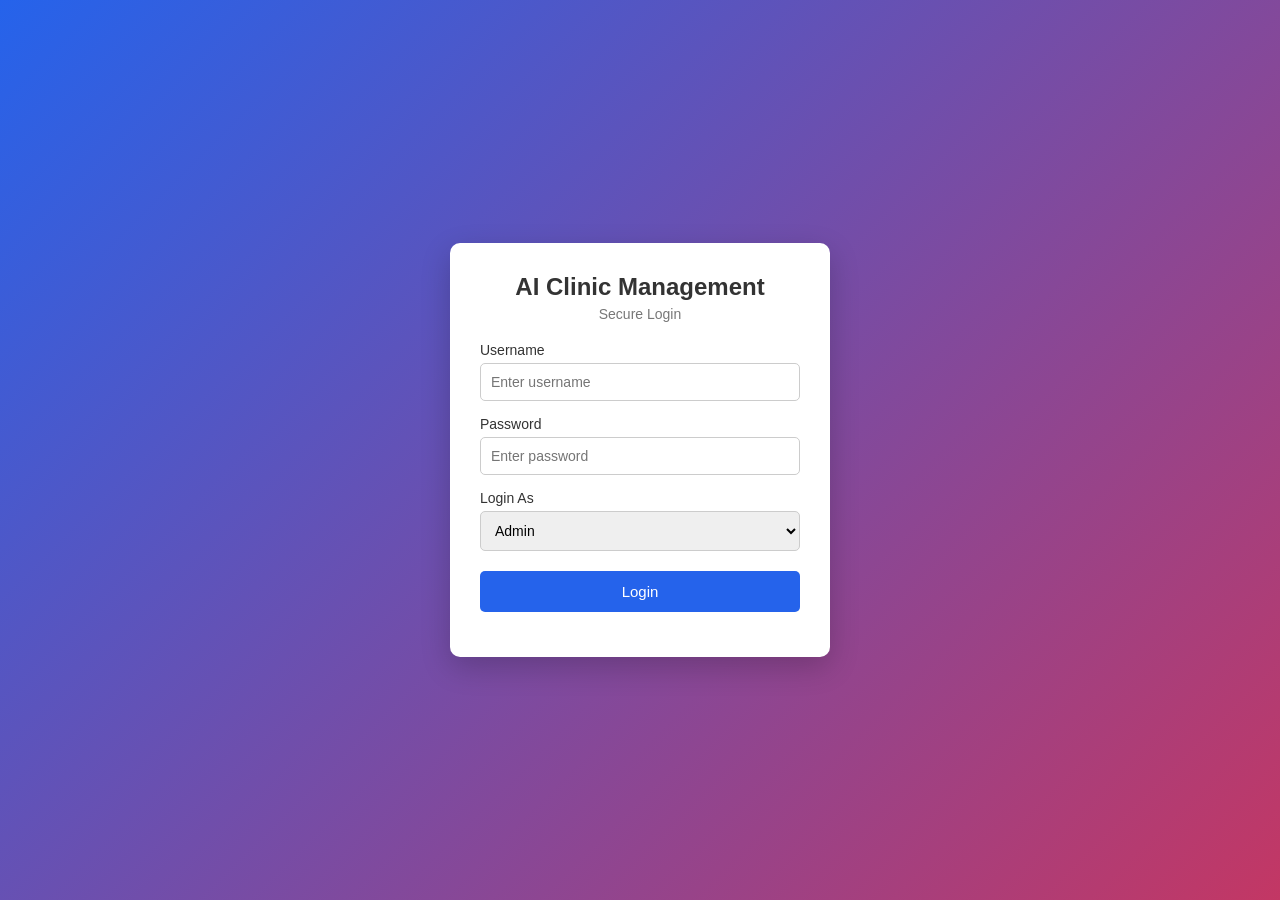
<file: index.html>
<!DOCTYPE html>
<html lang="en">
<head>
  <meta charset="UTF-8">
  <title>Clinic Management Login</title>
  <link rel="stylesheet" href="./css/style.css">
</head>
<body class="login-body">

  <div class="login-container">
    <h2>AI Clinic Management</h2>
    <p class="sub-text">Secure Login</p>

    <form>
      <label>Username</label>
      <input type="text" placeholder="Enter username">

      <label>Password</label>
      <input type="password" placeholder="Enter password">

      <label>Login As</label>
      <select>
        <option>Admin</option>
        <option>Doctor</option>
        <option>Receptionist</option>
        <option>Patient</option>
      </select>

      <button type="button"><a style="text-decoration: none;" href="./dashboard.html">Login</a></button>
    </form>

    <p class="note">
   
    </p>
  </div>

</body>
</html>
</file>
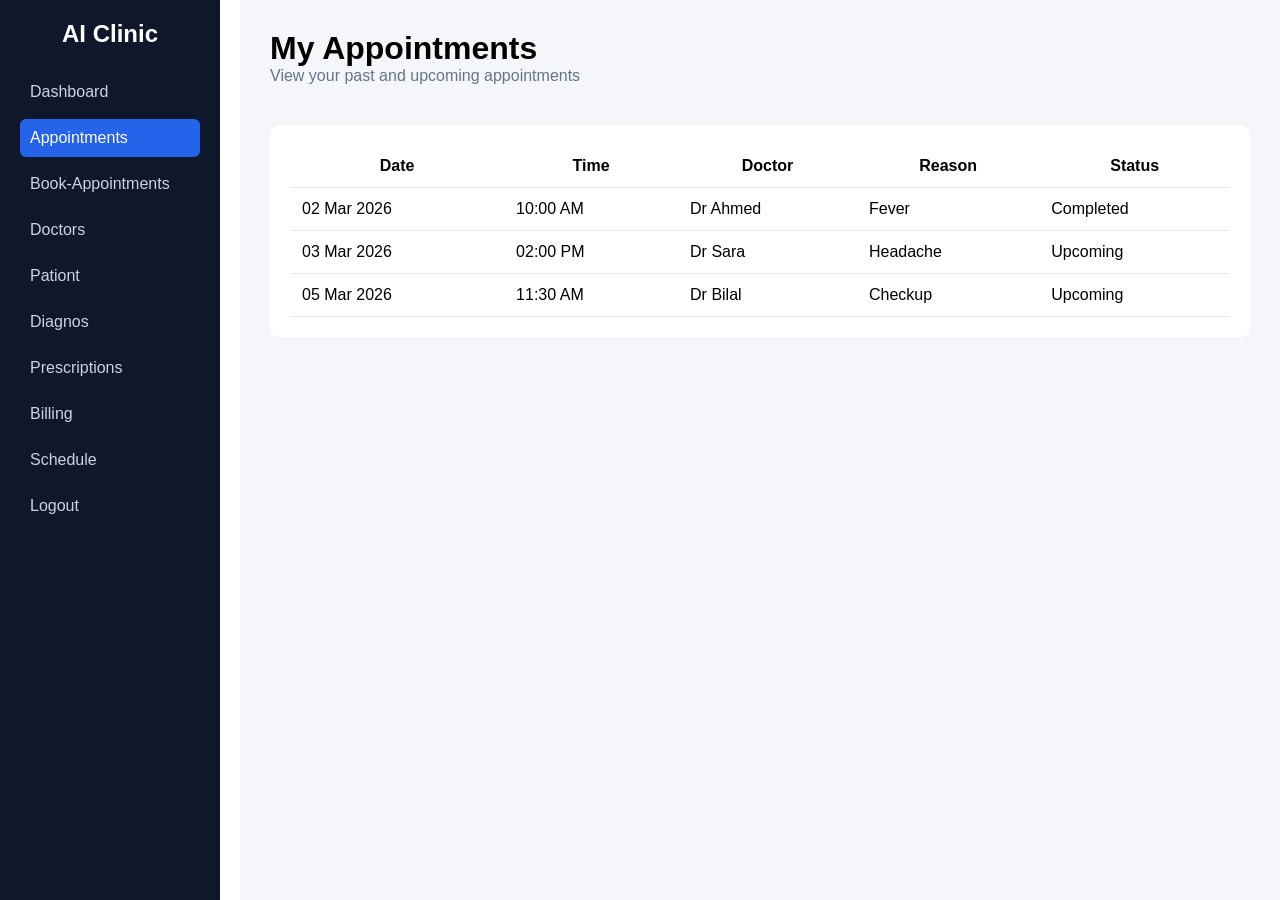
<file: appointments.html>
<!DOCTYPE html>
<html lang="en">
<head>
  <meta charset="UTF-8">
  <title>My Appointments | AI Clinic</title>
  <link rel="stylesheet" href="./css/style.css">
  <meta name="viewport" content="width=device-width, initial-scale=1.0">
</head>
<body>
<script>
function toggleSidebar() {
  document.getElementById("sidebar").classList.toggle("show");
}
</script>
  <!-- MOBILE MENU BUTTON -->
  <button class="menu-btn" onclick="toggleSidebar()">☰</button>

<aside class="sidebar" id="sidebar">
  <h2>AI Clinic</h2>
  <a  href="./dashboard.html">Dashboard</a>
  <a class="active" href="#">Appointments</a>
  <a href="book-appointment.html">Book-Appointments</a>
  <a href="doctors.html">Doctors</a>
  <a href="pationts.html">Pationt</a>
  <a href="dignos.html">Diagnos</a>
  <a href="./prescriptions.html">Prescriptions</a>
 
  <a href="./billing.html">Billing</a>
  <a href="Schedule.html">Schedule</a>
  <a href="index.html">Logout</a>
</aside>



  <!-- MAIN CONTENT -->
  <div class="main">
    <h1>My Appointments</h1>
    <p class="sub-text">View your past and upcoming appointments</p>

    <!-- DESKTOP TABLE -->
    <div class="table-box desktop-only">
      <table>
        <tr>
          <th>Date</th>
          <th>Time</th>
          <th>Doctor</th>
          <th>Reason</th>
          <th>Status</th>
        </tr>
        <tr>
          <td>02 Mar 2026</td>
          <td>10:00 AM</td>
          <td>Dr Ahmed</td>
          <td>Fever</td>
          <td class="status done">Completed</td>
        </tr>
        <tr>
          <td>03 Mar 2026</td>
          <td>02:00 PM</td>
          <td>Dr Sara</td>
          <td>Headache</td>
          <td class="status pending">Upcoming</td>
        </tr>
        <tr>
          <td>05 Mar 2026</td>
          <td>11:30 AM</td>
          <td>Dr Bilal</td>
          <td>Checkup</td>
          <td class="status pending">Upcoming</td>
        </tr>
      </table>
    </div>

    <!-- MOBILE VIEW -->
    <div class="appointment-cards mobile-only">
      <div class="appointment-card">
        <h3>02 Mar 2026 - 10:00 AM</h3>
        <p><b>Doctor:</b> Dr Ahmed</p>
        <p><b>Reason:</b> Fever</p>
        <span class="status done">Completed</span>
      </div>

      <div class="appointment-card">
        <h3>03 Mar 2026 - 02:00 PM</h3>
        <p><b>Doctor:</b> Dr Sara</p>
        <p><b>Reason:</b> Headache</p>
        <span class="status pending">Upcoming</span>
      </div>

      <div class="appointment-card">
        <h3>05 Mar 2026 - 11:30 AM</h3>
        <p><b>Doctor:</b> Dr Bilal</p>
        <p><b>Reason:</b> Checkup</p>
        <span class="status pending">Upcoming</span>
      </div>
    </div>

  </div>

</body>
</html>
</file>
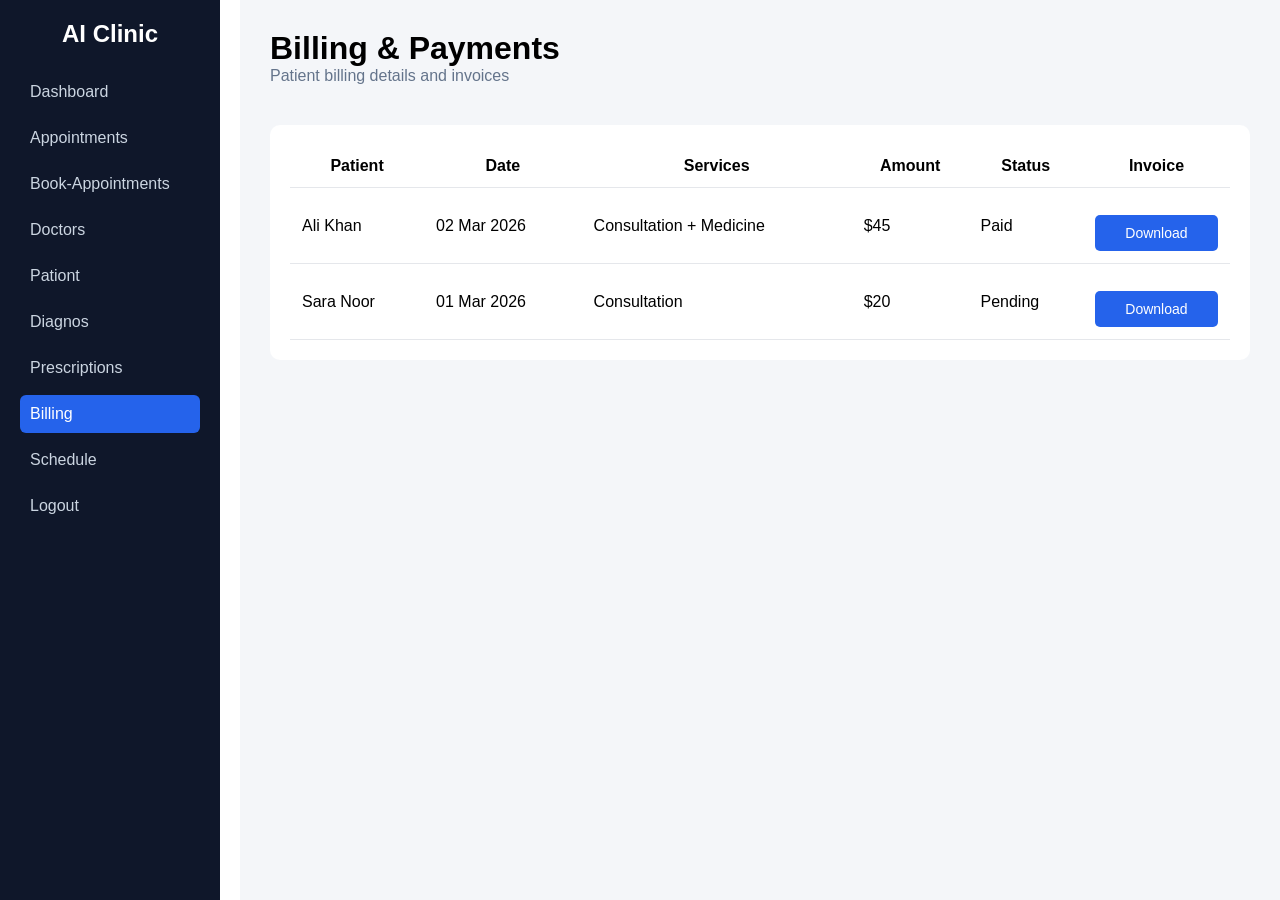
<file: billing.html>
<!DOCTYPE html>
<html lang="en">
<head>
  <meta charset="UTF-8">
  <title>Billing | AI Clinic</title>
  <link rel="stylesheet" href="./css/style.css">
  <meta name="viewport" content="width=device-width, initial-scale=1.0">
</head>
<body>

 <aside class="sidebar" id="sidebar">
  <h2>AI Clinic</h2>
  <a  href="./dashboard.html">Dashboard</a>
  <a  href="./appointments.html">Appointments</a>
  <a  href="./book-appointment.html">Book-Appointments</a>
  <a  href="./doctors.html">Doctors</a>
  <a href="./pationts.html">Pationt</a>
  <a   href="./dignos.html">Diagnos</a>
  <a  href="./prescriptions.html">Prescriptions</a>
 
  <a class="active" href="#">Billing</a>
  <a href="Schedule.html">Schedule</a>
  <a href="index.html">Logout</a>
</aside

  <!-- MAIN -->
  <div class="main">
    <h1>Billing & Payments</h1>
    <p class="sub-text">Patient billing details and invoices</p>

    <div class="table-box desktop-only">
      <table>
        <tr>
          <th>Patient</th>
          <th>Date</th>
          <th>Services</th>
          <th>Amount</th>
          <th>Status</th>
          <th>Invoice</th>
        </tr>
        <tr>
          <td>Ali Khan</td>
          <td>02 Mar 2026</td>
          <td>Consultation + Medicine</td>
          <td>$45</td>
          <td class="status done">Paid</td>
          <td><button class="save-btn">Download</button></td>
        </tr>
        <tr>
          <td>Sara Noor</td>
          <td>01 Mar 2026</td>
          <td>Consultation</td>
          <td>$20</td>
          <td class="status pending">Pending</td>
          <td><button class="save-btn">Download</button></td>
        </tr>
      </table>
    </div>

    <!-- MOBILE VIEW -->
    <div class="billing-cards mobile-only">
      <div class="billing-card">
        <h3>Ali Khan</h3>
        <p><b>Date:</b> 02 Mar 2026</p>
        <p><b>Services:</b> Consultation + Medicine</p>
        <p><b>Amount:</b> $45</p>
        <span class="status done">Paid</span>
        <button class="save-btn">Download Invoice</button>
      </div>

      <div class="billing-card">
        <h3>Sara Noor</h3>
        <p><b>Date:</b> 01 Mar 2026</p>
        <p><b>Services:</b> Consultation</p>
        <p><b>Amount:</b> $20</p>
        <span class="status pending">Pending</span>
        <button class="save-btn">Download Invoice</button>
      </div>
    </div>

  </div>

</body>
</html>
</file>
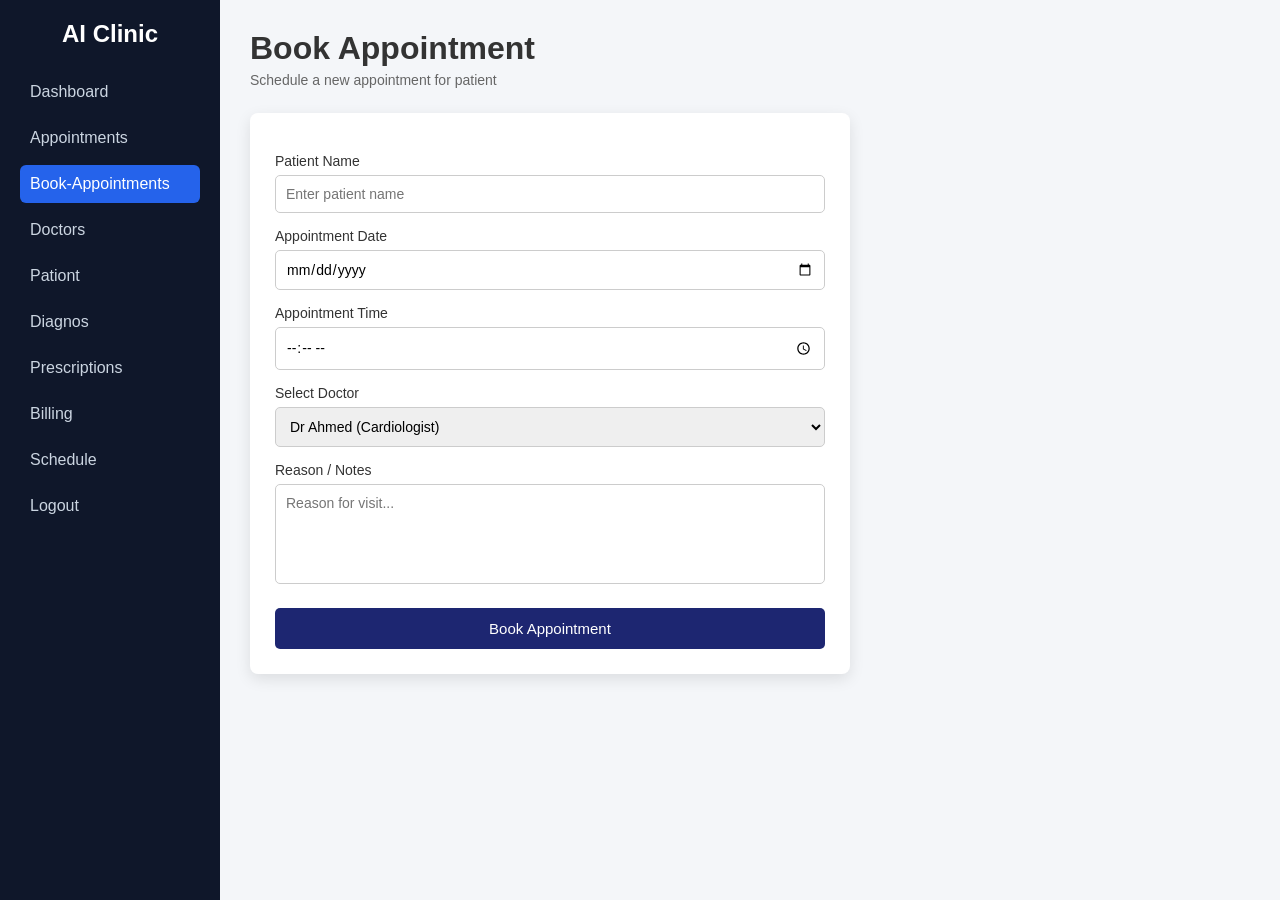
<file: book-appointment.html>
<!DOCTYPE html>
<html lang="en">
<head>
  <meta charset="UTF-8">
  <title>Book Appointment | AI Clinic</title>
  <link rel="stylesheet" href="./css/style.css">
  <meta name="viewport" content="width=device-width, initial-scale=1.0">
</head>
<style>
  /* MAIN CONTENT */
.main {
  margin-left: 220px;            /* sidebar ke liye space */
  padding: 30px;
  min-height: 100vh;
  background: #f4f6f9;
}

/* HEADING */
.main h1 {
  color: #333;
  margin-bottom: 5px;
}

.main .sub-text {
  color: #666;
  margin-bottom: 25px;
  font-size: 14px;
}

/* FORM BOX */
.form-box {
  background: #fff;
  max-width: 600px;
  padding: 25px;
  border-radius: 8px;
  box-shadow: 0 5px 15px rgba(0,0,0,0.1);
}

/* LABEL */
.form-box label {
  display: block;
  margin-top: 15px;
  margin-bottom: 6px;
  font-size: 14px;
  color: #333;
}

/* INPUTS */
.form-box input,
.form-box select,
.form-box textarea {
  width: 100%;
  padding: 10px;
  border-radius: 5px;
  border: 1px solid #ccc;
  font-size: 14px;
  outline: none;
}

.form-box textarea {
  resize: none;
  height: 90px;
}

/* FOCUS EFFECT */
.form-box input:focus,
.form-box select:focus,
.form-box textarea:focus {
  border-color: #1d2671;
}

/* BUTTON */
.save-btn {
  margin-top: 20px;
  padding: 12px;
  width: 100%;
  background: #1d2671;
  color: #fff;
  border: none;
  border-radius: 5px;
  font-size: 15px;
  cursor: pointer;
}

.save-btn:hover {
  background: #c33764;
}

/* ================= MOBILE ================= */
@media (max-width: 768px) {

  .main {
    margin-left: 0;      /* sidebar hat jaye */
    padding: 20px;
    padding-top: 80px;  /* top navbar ke liye space */
  }

  .form-box {
    width: 100%;
  }
}
</style>
<body>

 <button class="menu-btn" onclick="toggleSidebar()">☰</button>

<aside class="sidebar" id="sidebar">
  <h2>AI Clinic</h2>
  <a  href="./dashboard.html">Dashboard</a>
  <a  href="./appointments.html">Appointments</a>
  <a class="active" href="#">Book-Appointments</a>
  <a href="doctors.html">Doctors</a>
  <a href="pationts.html">Pationt</a>
  <a href="dignos.html">Diagnos</a>
  <a href="./prescriptions.html">Prescriptions</a>
 
  <a href="./billing.html">Billing</a>
  <a href="Schedule.html">Schedule</a>
  <a href="index.html">Logout</a>
</aside>



  <!-- MAIN -->
  <div class="main">
    <h1>Book Appointment</h1>
    <p class="sub-text">Schedule a new appointment for patient</p>

    <div class="form-box">
      <label>Patient Name</label>
      <input type="text" placeholder="Enter patient name">

      <label>Appointment Date</label>
      <input type="date">

      <label>Appointment Time</label>
      <input type="time">

      <label>Select Doctor</label>
      <select>
        <option>Dr Ahmed (Cardiologist)</option>
        <option>Dr Sara (General Physician)</option>
        <option>Dr Bilal (Dentist)</option>
      </select>

      <label>Reason / Notes</label>
      <textarea placeholder="Reason for visit..."></textarea>

      <button class="save-btn">Book Appointment</button>
    </div>

  </div>

</body>
</html>
</file>
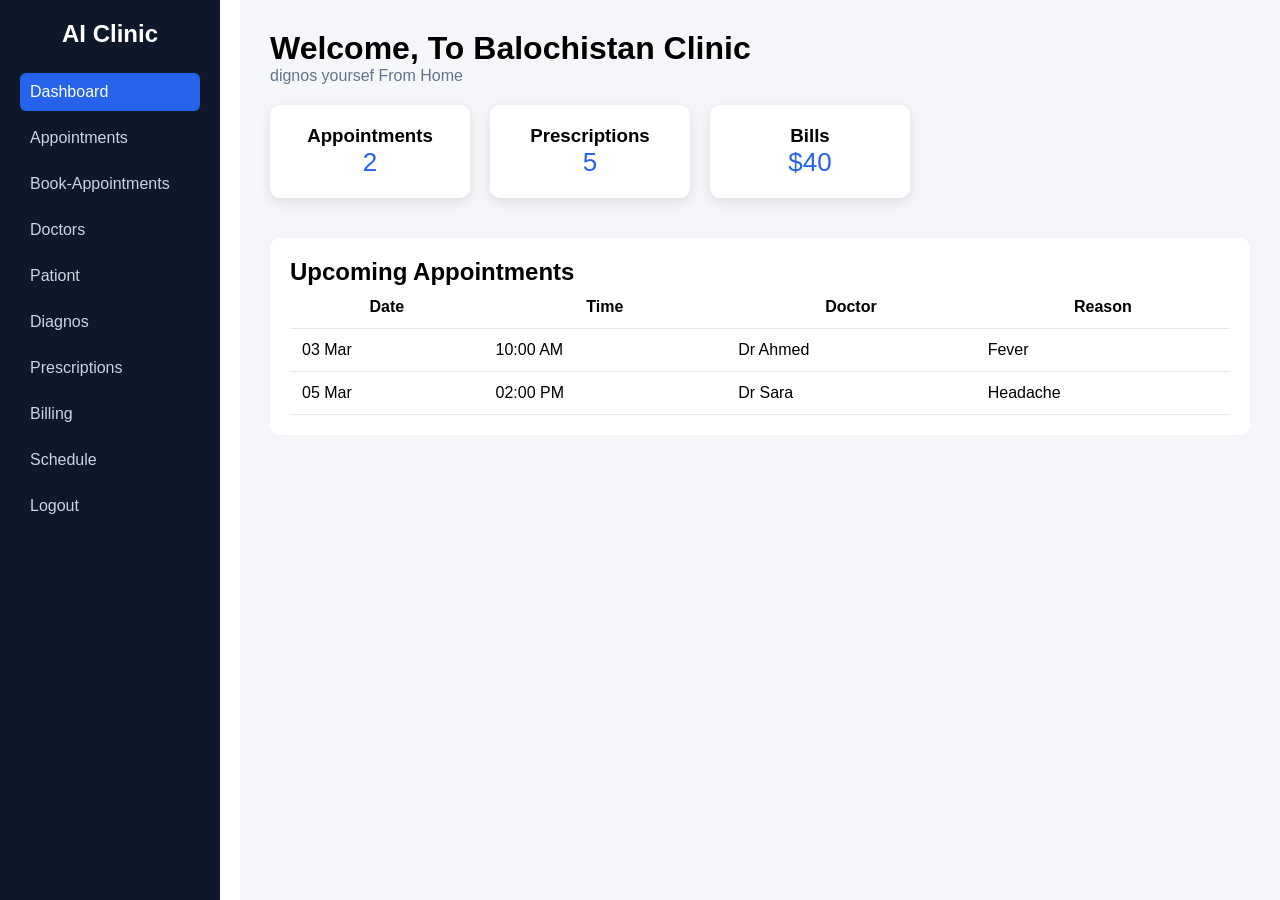
<file: dashboard.html>
<!DOCTYPE html>
<html lang="en">
<head>
  <meta charset="UTF-8">
  <title>Patient Dashboard | AI Clinic</title>
  <meta name="viewport" content="width=device-width, initial-scale=1.0">
  <link rel="stylesheet" href="css/style.css">
</head>
<body>
<script>
function toggleSidebar() {
  document.getElementById("sidebar").classList.toggle("show");
}
</script>
  <!-- MOBILE MENU BUTTON -->
  <button class="menu-btn" onclick="toggleSidebar()">☰</button>

<aside class="sidebar" id="sidebar">
  <h2>AI Clinic</h2>
  <a class="active" href="#">Dashboard</a>
  <a href="./appointments.html">Appointments</a>
  <a href="book-appointment.html">Book-Appointments</a>
  <a href="doctors.html">Doctors</a>
  <a href="pationts.html">Pationt</a>
  <a href="dignos.html">Diagnos</a>
  <a href="./prescriptions.html">Prescriptions</a>
 
  <a href="./billing.html">Billing</a>
  <a href="Schedule.html">Schedule</a>
  <a href="index.html">Logout</a>
</aside>

  <!-- MAIN -->
  <main class="main">
    <h1>Welcome, To Balochistan Clinic</h1>
    <p class="sub-text">dignos yoursef From Home</p>

    <!-- CARDS -->
    <div class="cards">
      <div class="card">
        <h3>Appointments</h3>
        <p class="number">2</p>
      </div>
      <div class="card">
        <h3>Prescriptions</h3>
        <p class="number">5</p>
      </div>
      <div class="card">
        <h3>Bills</h3>
        <p class="number">$40</p>
      </div>
    </div>

    <!-- TABLE (DESKTOP) -->
    <div class="table-box desktop-only">
      <h2>Upcoming Appointments</h2>
      <table>
        <tr>
          <th>Date</th>
          <th>Time</th>
          <th>Doctor</th>
          <th>Reason</th>
        </tr>
        <tr>
          <td>03 Mar</td>
          <td>10:00 AM</td>
          <td>Dr Ahmed</td>
          <td>Fever</td>
        </tr>
        <tr>
          <td>05 Mar</td>
          <td>02:00 PM</td>
          <td>Dr Sara</td>
          <td>Headache</td>
        </tr>
      </table>
    </div>

    <!-- MOBILE CARDS -->
    <div class="mobile-only">
      <div class="appointment-card">
        <h3>03 Mar – 10:00 AM</h3>
        <p>Dr Ahmed</p>
        <p>Fever</p>
      </div>
      <div class="appointment-card">
        <h3>05 Mar – 02:00 PM</h3>
        <p>Dr Sara</p>
        <p>Headache</p>
      </div>
    </div>
  </main>

  <!-- <script>
    function toggleSidebar() {
      document.getElementById("sidebar").classList.toggle("show");
    }
  </script> -->

</body>
</html>
</file>
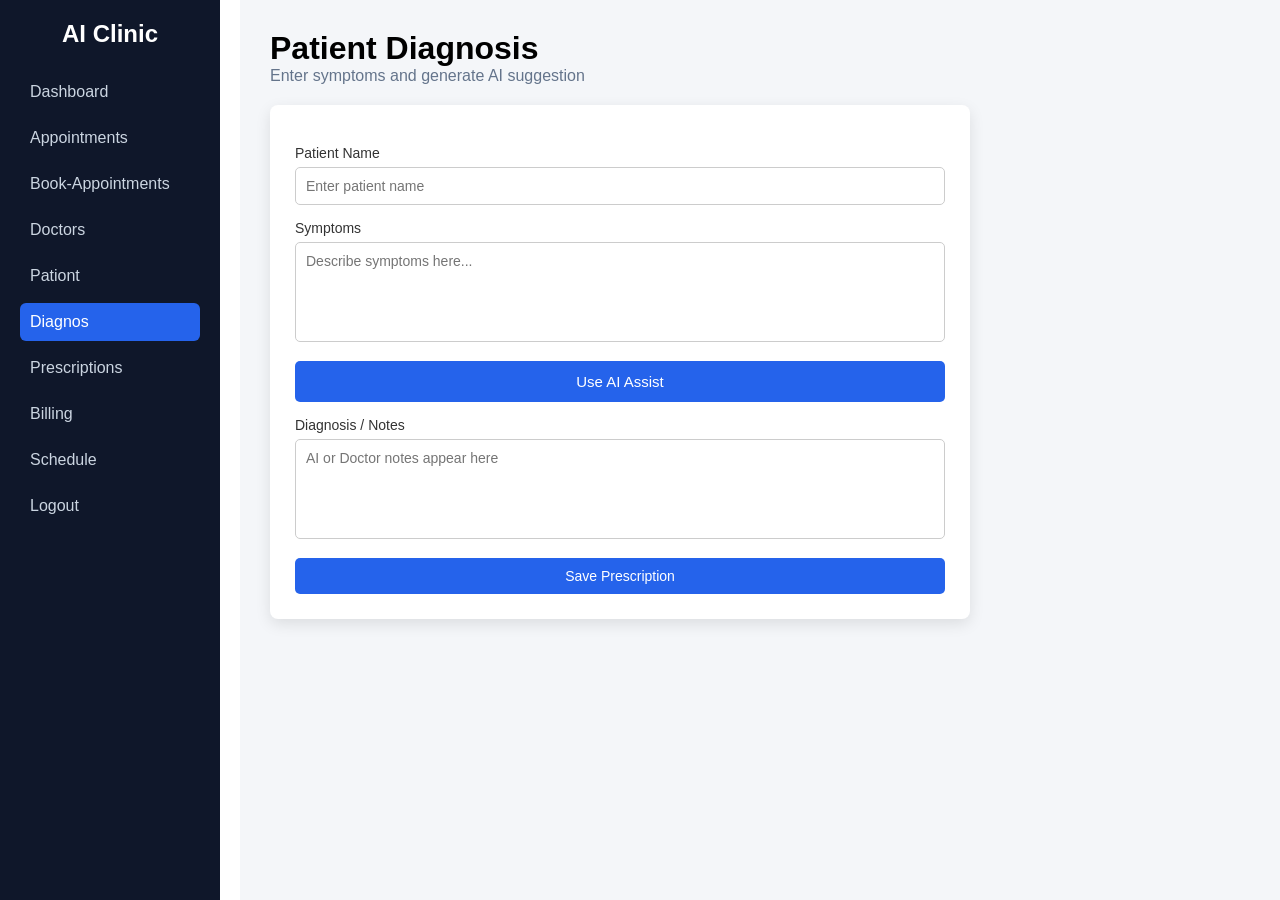
<file: dignos.html>
<!DOCTYPE html>
<html lang="en">
<head>
  <meta charset="UTF-8">
  <title>Diagnosis | AI Clinic</title>
  <link rel="stylesheet" href="./css/style.css ">
  <meta name="viewport" content="width=device-width, initial-scale=1.0">
</head>
<body>

<script>
function toggleSidebar() {
  document.getElementById("sidebar").classList.toggle("show");
}
</script>
  <!-- MOBILE MENU BUTTON -->
  <button class="menu-btn" onclick="toggleSidebar()">☰</button>

<aside class="sidebar" id="sidebar">
  <h2>AI Clinic</h2>
  <a  href="./dashboard.html">Dashboard</a>
  <a  href="./appointments.html">Appointments</a>
  <a  href="./book-appointment.html">Book-Appointments</a>
  <a  href="./doctors.html">Doctors</a>
  <a href="./pationts.html">Pationt</a>
  <a class="active"  href="#">Diagnos</a>
  <a href="./prescriptions.html">Prescriptions</a>
 
  <a href="./billing.html">Billing</a>
  <a href="Schedule.html">Schedule</a>
  <a href="index.html">Logout</a>
</aside





  <!-- MAIN -->
  <div class="main">
    <h1>Patient Diagnosis</h1>
    <p class="sub-text">Enter symptoms and generate AI suggestion</p>

    <div class="form-box">
      <label>Patient Name</label>
      <input type="text" placeholder="Enter patient name">

      <label>Symptoms</label>
      <textarea placeholder="Describe symptoms here..."></textarea>

      <button class="ai-btn">Use AI Assist</button>

      <label>Diagnosis / Notes</label>
      <textarea placeholder="AI or Doctor notes appear here"></textarea>

      <button class="save-btn">Save Prescription</button>
    </div>

  </div>

</body>
</html>
</file>
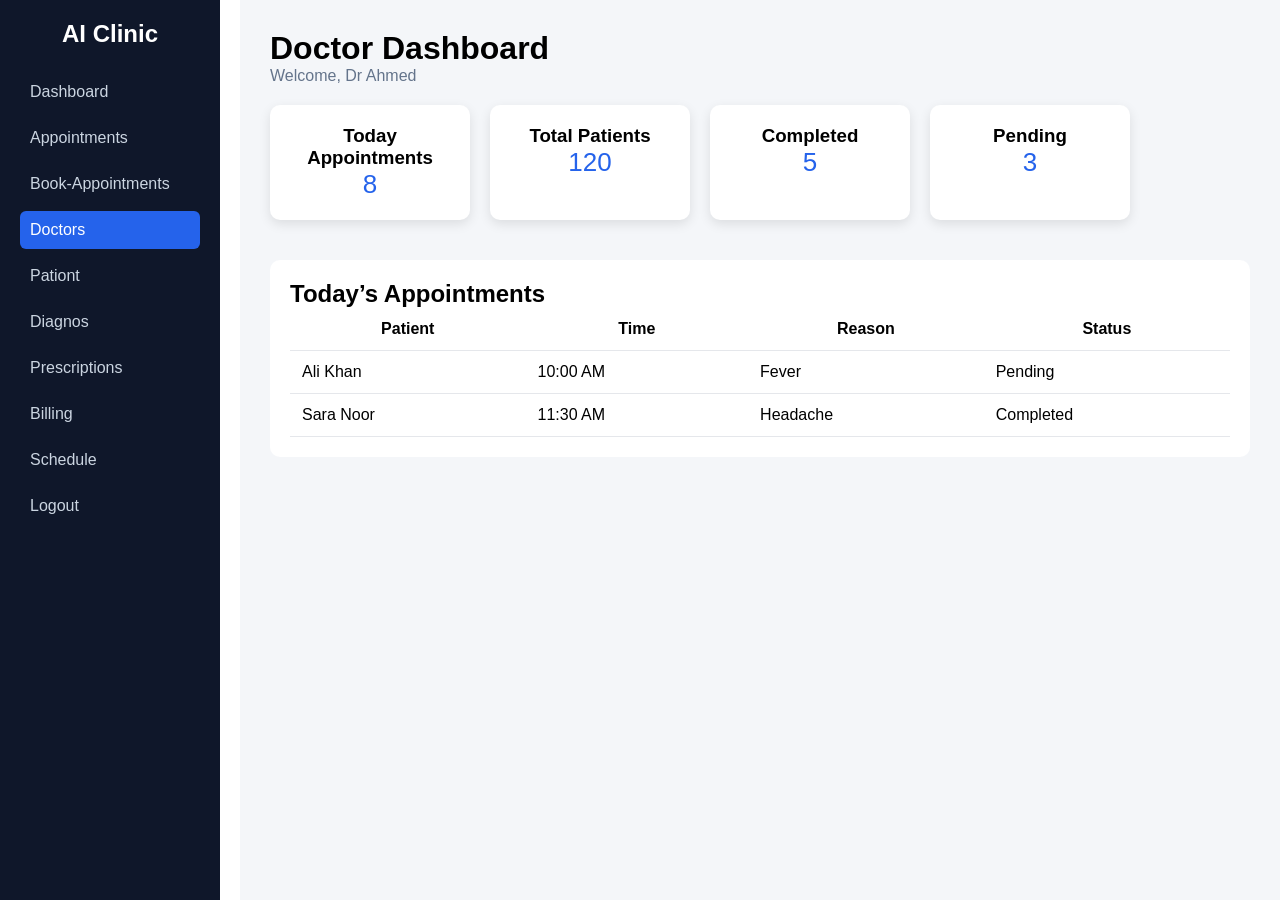
<file: doctors.html>
<!DOCTYPE html>
<html lang="en">
<head>
  <meta charset="UTF-8">
  <title>Doctor Dashboard | AI Clinic</title>
  <link rel="stylesheet" href="./css/style.css">
  <meta name="viewport" content="width=device-width, initial-scale=1.0">
</head>
<body>

<script>
function toggleSidebar() {
  document.getElementById("sidebar").classList.toggle("show");
}
</script>
  <!-- MOBILE MENU BUTTON -->
  <button class="menu-btn" onclick="toggleSidebar()">☰</button>

<aside class="sidebar" id="sidebar">
  <h2>AI Clinic</h2>
  <a  href="./dashboard.html">Dashboard</a>
  <a  href="./appointments.html">Appointments</a>
  <a  href="./book-appointment.html">Book-Appointments</a>
  <a class="active" href="#">Doctors</a>
  <a href="pationts.html">Pationt</a>
  <a href="dignos.html">Diagnos</a>
  <a href="./prescriptions.html">Prescriptions</a>
 
  <a href="./billing.html">Billing</a>
  <a href="Schedule.html">Schedule</a>
  <a href="index.html">Logout</a>
</aside>



  <!-- MAIN -->
  <div class="main">
    <h1>Doctor Dashboard</h1>
    <p class="sub-text">Welcome, Dr Ahmed</p>

    <!-- STATS -->
    <div class="cards">
      <div class="card">
        <h3>Today Appointments</h3>
        <p class="number">8</p>
      </div>
      <div class="card">
        <h3>Total Patients</h3>
        <p class="number">120</p>
      </div>
      <div class="card">
        <h3>Completed</h3>
        <p class="number">5</p>
      </div>
      <div class="card">
        <h3>Pending</h3>
        <p class="number">3</p>
      </div>
    </div>

    <!-- APPOINTMENTS -->
    <div class="table-box desktop-only">
      <h2>Today’s Appointments</h2>
      <table>
        <tr>
          <th>Patient</th>
          <th>Time</th>
          <th>Reason</th>
          <th>Status</th>
        </tr>
        <tr>
          <td>Ali Khan</td>
          <td>10:00 AM</td>
          <td>Fever</td>
          <td class="status pending">Pending</td>
        </tr>
        <tr>
          <td>Sara Noor</td>
          <td>11:30 AM</td>
          <td>Headache</td>
          <td class="status done">Completed</td>
        </tr>
      </table>
    </div>

    <!-- MOBILE CARDS -->
    <div class="doctor-cards mobile-only">
      <div class="doctor-card">
        <h3>Ali Khan</h3>
        <p><b>Time:</b> 10:00 AM</p>
        <p><b>Reason:</b> Fever</p>
        <span class="status pending">Pending</span>
      </div>

      <div class="doctor-card">
        <h3>Sara Noor</h3>
        <p><b>Time:</b> 11:30 AM</p>
        <p><b>Reason:</b> Headache</p>
        <span class="status done">Completed</span>
      </div>
    </div>

  </div>

</body>
</html>
</file>
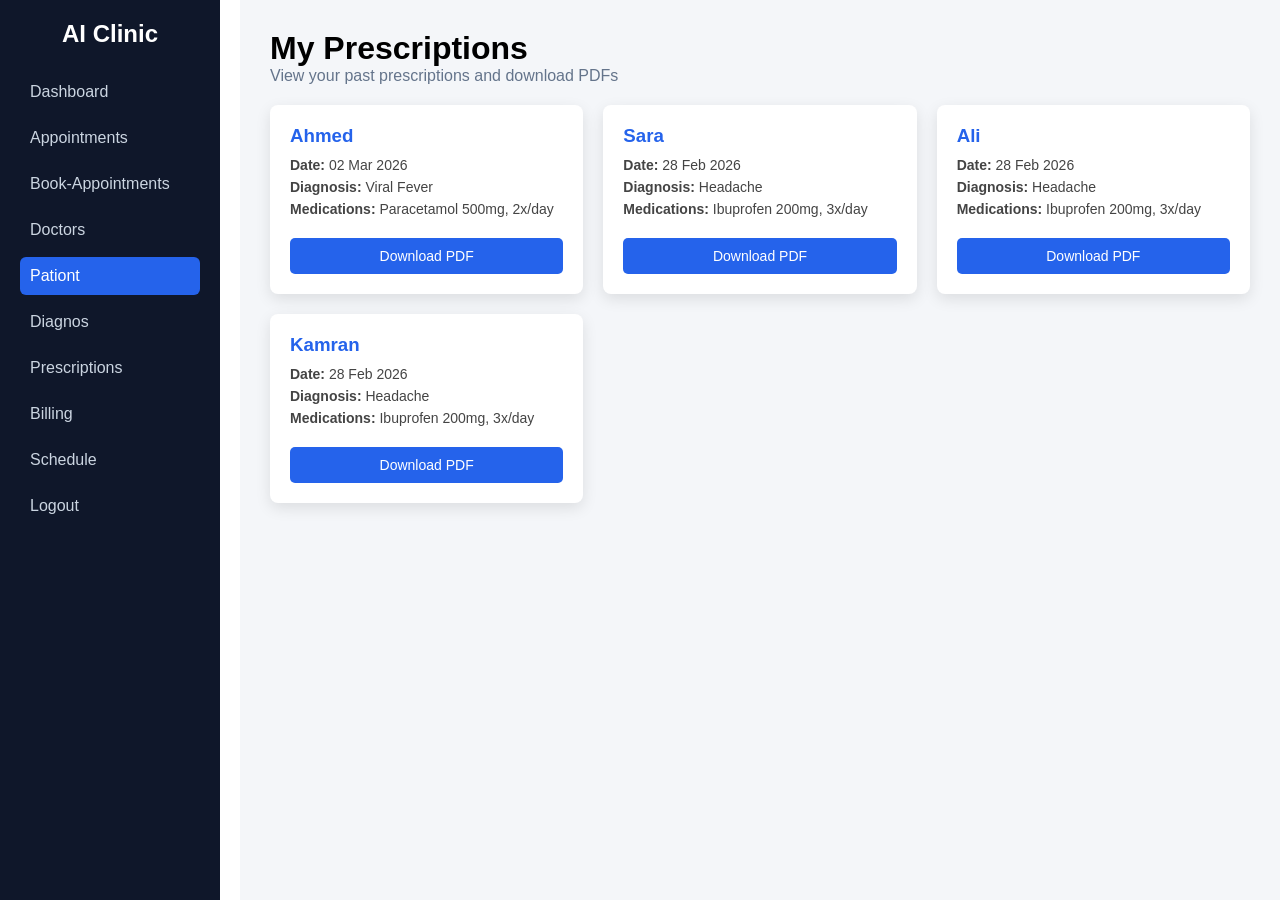
<file: pationts.html>
<!DOCTYPE html>
<html lang="en">
<head>
  <meta charset="UTF-8">
  <title>My Prescriptions | AI Clinic</title>
  <link rel="stylesheet" href="./css/style.css">
  <meta name="viewport" content="width=device-width, initial-scale=1.0">
</head>
<body>


<script>
function toggleSidebar() {
  document.getElementById("sidebar").classList.toggle("show");
}
</script>
  <!-- MOBILE MENU BUTTON -->
  <button class="menu-btn" onclick="toggleSidebar()">☰</button>

<aside class="sidebar" id="sidebar">
  <h2>AI Clinic</h2>
  <a  href="./dashboard.html">Dashboard</a>
  <a  href="./appointments.html">Appointments</a>
  <a  href="./book-appointment.html">Book-Appointments</a>
  <a  href="./doctors.html">Doctors</a>
  <a class="active" href="#">Pationt</a>
  <a href="dignos.html">Diagnos</a>
  <a href="./prescriptions.html">Prescriptions</a>
 
  <a href="./billing.html">Billing</a>
  <a href="Schedule.html">Schedule</a>
  <a href="index.html">Logout</a>
</aside



  <!-- MAIN -->
  <div class="main">
    <h1>My Prescriptions</h1>
    <p class="sub-text">View your past prescriptions and download PDFs</p>

    <div class="prescription-cards">

      <div class="prescription-card">
        <h3> Ahmed</h3>
        <p><b>Date:</b> 02 Mar 2026</p>
        <p><b>Diagnosis:</b> Viral Fever</p>
        <p><b>Medications:</b> Paracetamol 500mg, 2x/day</p>
        <button class="save-btn">Download PDF</button>
      </div>

      <div class="prescription-card">
        <h3> Sara</h3>
        <p><b>Date:</b> 28 Feb 2026</p>
        <p><b>Diagnosis:</b> Headache</p>
        <p><b>Medications:</b> Ibuprofen 200mg, 3x/day</p>
        <button class="save-btn">Download PDF</button>
      </div>
      <div class="prescription-card">
        <h3> Ali</h3>
        <p><b>Date:</b> 28 Feb 2026</p>
        <p><b>Diagnosis:</b> Headache</p>
        <p><b>Medications:</b> Ibuprofen 200mg, 3x/day</p>
        <button class="save-btn">Download PDF</button>
      </div>
      <div class="prescription-card">
        <h3> Kamran</h3>
        <p><b>Date:</b> 28 Feb 2026</p>
        <p><b>Diagnosis:</b> Headache</p>
        <p><b>Medications:</b> Ibuprofen 200mg, 3x/day</p>
        <button class="save-btn">Download PDF</button>
      </div>

    </div>

  </div>

</body>
</html>
</file>
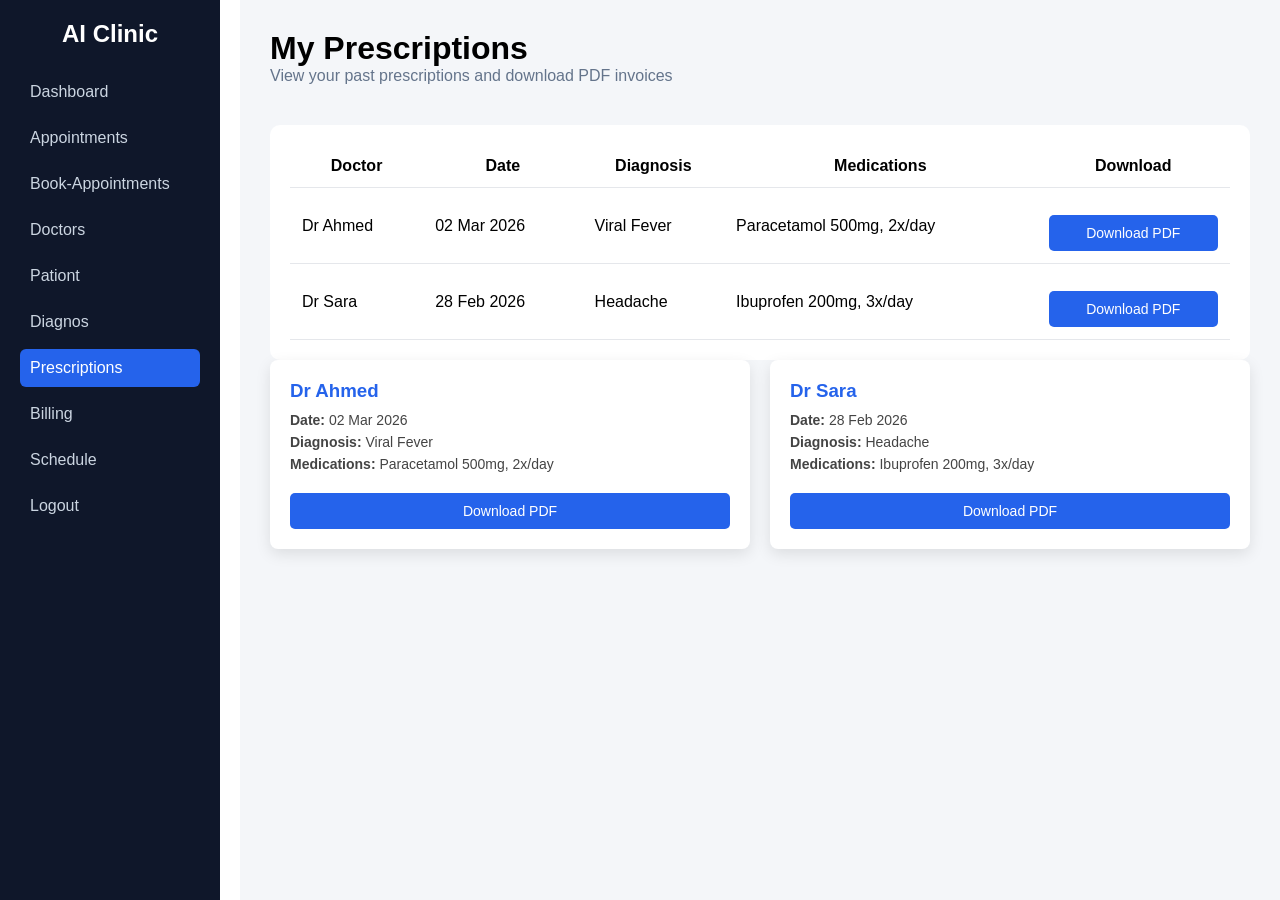
<file: prescriptions.html>
<!DOCTYPE html>
<html lang="en">
<head>
  <meta charset="UTF-8">
  <title>My Prescriptions | AI Clinic</title>
  <link rel="stylesheet" href="./css/style.css">
  <meta name="viewport" content="width=device-width, initial-scale=1.0">
</head>
<body>


<script>
function toggleSidebar() {
  document.getElementById("sidebar").classList.toggle("show");
}
</script>
  <!-- MOBILE MENU BUTTON -->
  <button class="menu-btn" onclick="toggleSidebar()">☰</button>

<aside class="sidebar" id="sidebar">
  <h2>AI Clinic</h2>
  <a  href="./dashboard.html">Dashboard</a>
  <a  href="./appointments.html">Appointments</a>
  <a  href="./book-appointment.html">Book-Appointments</a>
  <a  href="./doctors.html">Doctors</a>
  <a href="./pationts.html">Pationt</a>
  <a   href="./dignos.html">Diagnos</a>
  <a class="active" href="#">Prescriptions</a>
 
  <a href="./billing.html">Billing</a>
  <a href="Schedule.html">Schedule</a>
  <a href="index.html">Logout</a>
</aside

 

  <!-- MAIN CONTENT -->
  <div class="main">
    <h1>My Prescriptions</h1>
    <p class="sub-text">View your past prescriptions and download PDF invoices</p>

    <!-- DESKTOP TABLE -->
    <div class="table-box desktop-only">
      <table>
        <tr>
          <th>Doctor</th>
          <th>Date</th>
          <th>Diagnosis</th>
          <th>Medications</th>
          <th>Download</th>
        </tr>
        <tr>
          <td>Dr Ahmed</td>
          <td>02 Mar 2026</td>
          <td>Viral Fever</td>
          <td>Paracetamol 500mg, 2x/day</td>
          <td><button class="save-btn">Download PDF</button></td>
        </tr>
        <tr>
          <td>Dr Sara</td>
          <td>28 Feb 2026</td>
          <td>Headache</td>
          <td>Ibuprofen 200mg, 3x/day</td>
          <td><button class="save-btn">Download PDF</button></td>
        </tr>
      </table>
    </div>

    <!-- MOBILE CARDS -->
    <div class="prescription-cards mobile-only">
      <div class="prescription-card">
        <h3>Dr Ahmed</h3>
        <p><b>Date:</b> 02 Mar 2026</p>
        <p><b>Diagnosis:</b> Viral Fever</p>
        <p><b>Medications:</b> Paracetamol 500mg, 2x/day</p>
        <button class="save-btn">Download PDF</button>
      </div>

      <div class="prescription-card">
        <h3>Dr Sara</h3>
        <p><b>Date:</b> 28 Feb 2026</p>
        <p><b>Diagnosis:</b> Headache</p>
        <p><b>Medications:</b> Ibuprofen 200mg, 3x/day</p>
        <button class="save-btn">Download PDF</button>
      </div>
    </div>

  </div>

</body>
</html>
</file>
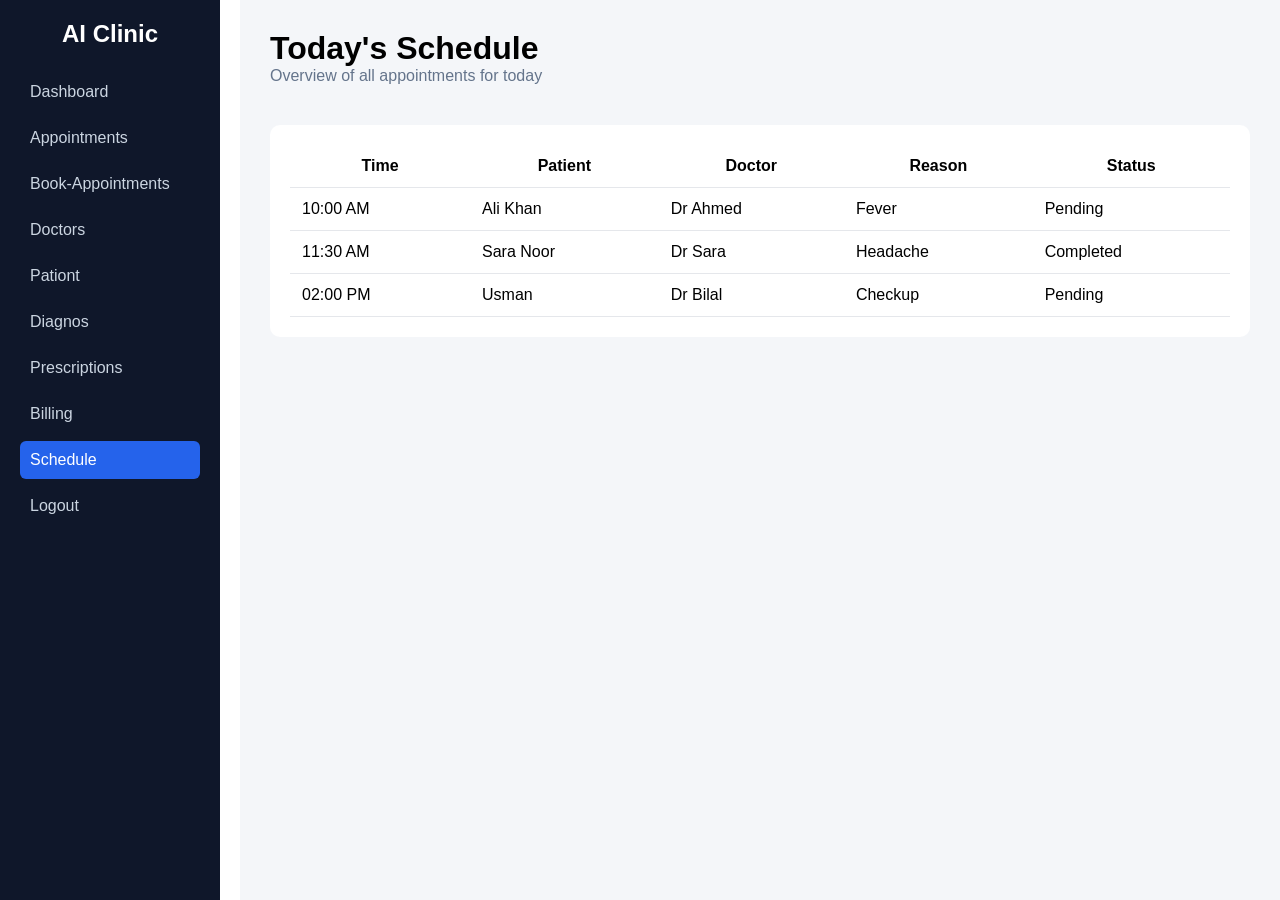
<file: Schedule.html>
<!DOCTYPE html>
<html lang="en">
<head>
  <meta charset="UTF-8">
  <title>Daily Schedule | AI Clinic</title>
  <link rel="stylesheet" href="./css/style.css">
  <meta name="viewport" content="width=device-width, initial-scale=1.0">
</head>
<body>


<script>
function toggleSidebar() {
  document.getElementById("sidebar").classList.toggle("show");
}
</script>
  <!-- MOBILE MENU BUTTON -->
  <button class="menu-btn" onclick="toggleSidebar()">☰</button>

<aside class="sidebar" id="sidebar">
  <h2>AI Clinic</h2>
  <a  href="./dashboard.html">Dashboard</a>
  <a  href="./appointments.html">Appointments</a>
  <a  href="./book-appointment.html">Book-Appointments</a>
  <a  href="./doctors.html">Doctors</a>
  <a href="./pationts.html">Pationt</a>
  <a   href="./dignos.html">Diagnos</a>
  <a href="#">Prescriptions</a>
 
  <a href="./billing.html">Billing</a>
  <a class="active"  href="#">Schedule</a>
  <a href="index.html">Logout</a>
</aside

 

  <!-- MAIN CONTENT -->
  <div class="main">
    <h1>Today's Schedule</h1>
    <p class="sub-text">Overview of all appointments for today</p>

    <!-- DESKTOP TABLE -->
    <div class="table-box desktop-only">
      <table>
        <tr>
          <th>Time</th>
          <th>Patient</th>
          <th>Doctor</th>
          <th>Reason</th>
          <th>Status</th>
        </tr>
        <tr>
          <td>10:00 AM</td>
          <td>Ali Khan</td>
          <td>Dr Ahmed</td>
          <td>Fever</td>
          <td class="status pending">Pending</td>
        </tr>
        <tr>
          <td>11:30 AM</td>
          <td>Sara Noor</td>
          <td>Dr Sara</td>
          <td>Headache</td>
          <td class="status done">Completed</td>
        </tr>
        <tr>
          <td>02:00 PM</td>
          <td>Usman</td>
          <td>Dr Bilal</td>
          <td>Checkup</td>
          <td class="status pending">Pending</td>
        </tr>
      </table>
    </div>

    <!-- MOBILE CARDS -->
    <div class="schedule-cards mobile-only">
      <div class="schedule-card">
        <h3>10:00 AM - Ali Khan</h3>
        <p><b>Doctor:</b> Dr Ahmed</p>
        <p><b>Reason:</b> Fever</p>
        <span class="status pending">Pending</span>
      </div>

      <div class="schedule-card">
        <h3>11:30 AM - Sara Noor</h3>
        <p><b>Doctor:</b> Dr Sara</p>
        <p><b>Reason:</b> Headache</p>
        <span class="status done">Completed</span>
      </div>

      <div class="schedule-card">
        <h3>02:00 PM - Usman</h3>
        <p><b>Doctor:</b> Dr Bilal</p>
        <p><b>Reason:</b> Checkup</p>
        <span class="status pending">Pending</span>
      </div>
    </div>

  </div>

</body>
</html>
</file>
<file: css/style.css>
/* ================= COLOR VARIABLES ================= */
:root {
  --primary: #2563eb;        /* main blue */
  --primary-hover: #1e40af; /* hover dark blue */
  --accent: #0f172a;        /* sidebar bg */
  --bg-light: #f4f6f9;
  --text-dark: #333;
  --text-muted: #64748b;
  --white: #ffffff;
}

/* RESET */
* {
  margin: 0;
  padding: 0;
  box-sizing: border-box;
  font-family: Arial, sans-serif;  
}

/* MENU BUTTON */
.menu-btn {
  display: none;
  position: fixed;
  top: 15px;
  left: 15px;
  font-size: 22px;
  background: var(--primary);
  color: var(--white);
  border: none;
  padding: 10px 14px;
  border-radius: 6px;
  z-index: 1001;
}

/* SIDEBAR */
.sidebar {
  width: 220px;
  height: 100vh;
  background: var(--accent);
  color: var(--white);
  padding: 20px;
  position: fixed;
  left: 0;
  top: 0;
}

.sidebar h2 {
  text-align: center;
  margin-bottom: 25px;
}

.sidebar a {
  display: block;
  padding: 10px;
  color: #cbd5e1;
  text-decoration: none;
  border-radius: 6px;
  margin-bottom: 8px;
}

.sidebar a.active,
.sidebar a:hover {
  background: var(--primary);
  color: var(--white);
}

/* MAIN */
.main {
  margin-left: 240px;
  padding: 30px;
  min-height: 100vh;
  background: var(--bg-light);
}

.sub-text {
  color: var(--text-muted);
  margin-bottom: 20px;
}

/* CARDS */
.cards {
  display: flex;
  gap: 20px;
  flex-wrap: wrap;
}

.card {
  background: var(--white);
  padding: 20px;
  width: 200px;
  border-radius: 10px;
  box-shadow: 0 4px 12px rgba(0,0,0,.1);
  text-align: center;
}

.card .number {
  font-size: 26px;
  color: var(--primary);
}

/* TABLE */
.table-box {
  margin-top: 40px;
  background: var(--white);
  padding: 20px;
  border-radius: 10px;
}

table {
  width: 100%;
  border-collapse: collapse;
}

th, td {
  padding: 12px;
  border-bottom: 1px solid #e5e7eb;
}

/* MOBILE CARDS */
.appointment-card {
  background: var(--white);
  padding: 15px;
  border-radius: 10px;
  box-shadow: 0 4px 12px rgba(0,0,0,.1);
  margin-bottom: 15px;
}

/* HELPERS */
.desktop-only { display: block; }
.mobile-only { display: none; }

/* MENU BUTTON MOBILE */
@media (max-width: 768px) {
  .menu-btn {
    display: block;
    background-color: #000;
    color: var(--white);
  }

  .sidebar {
    width: 100%;
    height: auto;
    top: 0;
    left: 0;
    padding: 60px 20px 20px;
    transform: translateY(-100%);
    display: block;
    z-index: 1000;
  }

  .sidebar.show {
    transform: translateY(0);
  }

  .main {
    margin-left: 0;
    padding-top: 80px;
  }

  .desktop-only { display: none; }
  .mobile-only { display: block; }
}

/* LOGIN PAGE */
.login-body {
  min-height: 100vh;
  background: linear-gradient(135deg, var(--primary), #c33764);
  display: flex;
  justify-content: center;
  align-items: center;
}

.login-container {
  background: var(--white);
  width: 100%;
  max-width: 380px;
  padding: 30px;
  border-radius: 10px;
  box-shadow: 0 10px 30px rgba(0,0,0,0.2);
  text-align: center;
}

.login-container h2 {
  color: var(--text-dark);
  margin-bottom: 5px;
}

.login-container .sub-text {
  color: #777;
  font-size: 14px;
  margin-bottom: 20px;
}

.login-container form {
  text-align: left;
}

.login-container label {
  display: block;
  margin-bottom: 5px;
  margin-top: 15px;
  font-size: 14px;
  color: var(--text-dark);
}

.login-container input,
.login-container select {
  width: 100%;
  padding: 10px;
  border-radius: 5px;
  border: 1px solid #ccc;
  outline: none;
  font-size: 14px;
}

.login-container input:focus,
.login-container select:focus {
  border-color: var(--primary);
}

.login-container button {
  width: 100%;
  margin-top: 20px;
  padding: 12px;
  background: var(--primary);
  border: none;
  border-radius: 5px;
  cursor: pointer;
}

.login-container button a {
  color: var(--white);
  text-decoration: none;
  font-size: 15px;
  display: block;
}

.login-container button:hover {
  background: var(--primary-hover);
}

.note {
  margin-top: 15px;
  font-size: 12px;
  color: #666;
  text-align: center;
}

@media (max-width: 480px) {
  .login-container {
    margin: 0 15px;
    padding: 25px;
  }
}

/* PATIENT / PRESCRIPTION PAGE */
.prescription-cards {
  display: grid;
  grid-template-columns: repeat(auto-fit, minmax(250px, 1fr));
  gap: 20px;
}

.prescription-card {
  background: var(--white);
  padding: 20px;
  border-radius: 8px;
  box-shadow: 0 5px 15px rgba(0,0,0,0.1);
}

.prescription-card h3 {
  color: var(--primary);
  margin-bottom: 10px;
}

.prescription-card p {
  font-size: 14px;
  color: #444;
  margin-bottom: 6px;
}

.save-btn {
  margin-top: 15px;
  padding: 10px;
  width: 100%;
  background: var(--primary);
  color: var(--white);
  border: none;
  border-radius: 5px;
  font-size: 14px;
  cursor: pointer;
}

.save-btn:hover {
  background: var(--primary-hover);
}

@media (max-width: 768px) {
  .main {
    margin-left: 0;
    padding: 20px;
    padding-top: 80px;
  }
}

/* DIAGNOSIS PAGE */
.form-box {
  background: var(--white);
  max-width: 700px;
  padding: 25px;
  border-radius: 8px;
  box-shadow: 0 5px 15px rgba(0,0,0,0.1);
}

.form-box label {
  display: block;
  margin-top: 15px;
  margin-bottom: 6px;
  font-size: 14px;
  color: var(--text-dark);
}

.form-box input,
.form-box textarea {
  width: 100%;
  padding: 10px;
  border-radius: 5px;
  border: 1px solid #ccc;
  font-size: 14px;
  outline: none;
}

.form-box textarea {
  resize: none;
  min-height: 100px;
}

.form-box input:focus,
.form-box textarea:focus {
  border-color: var(--primary);
}

.ai-btn {
  margin-top: 15px;
  padding: 12px;
  width: 100%;
  border: none;
  border-radius: 5px;
  font-size: 15px;
  cursor: pointer;
  background: var(--primary);
  color: var(--white);
}

.ai-btn:hover {
  background: var(--primary-hover);
}

.save-btn {
  background: var(--primary);
  color: var(--white);
}

.save-btn:hover {
  background: var(--primary-hover);
}

@media (max-width: 768px) {
  .main {
    margin-left: 0;
    padding: 20px;
    padding-top: 80px;
  }

  .form-box {
    width: 100%;
  }
}
</file>
